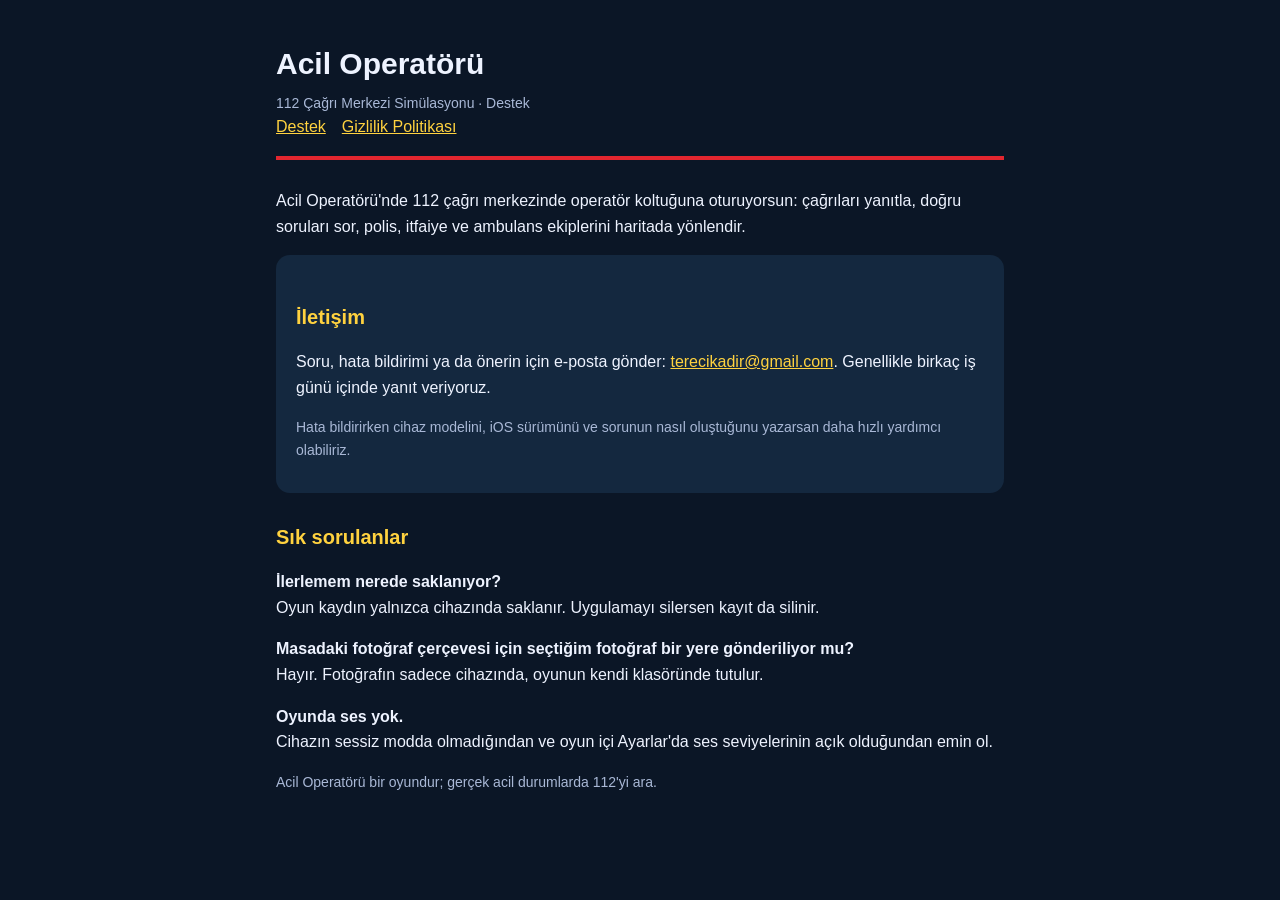
<file: index.html>
<!doctype html><html lang="tr"><head><meta charset="utf-8"><meta name="viewport" content="width=device-width,initial-scale=1"><title>Acil Operatörü – Destek</title><link rel="stylesheet" href="style.css"></head><body><main>
<header><h1>Acil Operatörü</h1><div class="muted">112 Çağrı Merkezi Simülasyonu · Destek</div><nav><a href="./">Destek</a><a href="privacy.html">Gizlilik Politikası</a></nav></header>
<p>Acil Operatörü'nde 112 çağrı merkezinde operatör koltuğuna oturuyorsun: çağrıları yanıtla, doğru soruları sor, polis, itfaiye ve ambulans ekiplerini haritada yönlendir.</p>
<div class="card"><h2>İletişim</h2><p>Soru, hata bildirimi ya da önerin için e-posta gönder: <a href="mailto:terecikadir@gmail.com">terecikadir@gmail.com</a>. Genellikle birkaç iş günü içinde yanıt veriyoruz.</p><p class="muted">Hata bildirirken cihaz modelini, iOS sürümünü ve sorunun nasıl oluştuğunu yazarsan daha hızlı yardımcı olabiliriz.</p></div>
<h2>Sık sorulanlar</h2>
<p><b>İlerlemem nerede saklanıyor?</b><br>Oyun kaydın yalnızca cihazında saklanır. Uygulamayı silersen kayıt da silinir.</p>
<p><b>Masadaki fotoğraf çerçevesi için seçtiğim fotoğraf bir yere gönderiliyor mu?</b><br>Hayır. Fotoğrafın sadece cihazında, oyunun kendi klasöründe tutulur.</p>
<p><b>Oyunda ses yok.</b><br>Cihazın sessiz modda olmadığından ve oyun içi Ayarlar'da ses seviyelerinin açık olduğundan emin ol.</p>
<p class="muted">Acil Operatörü bir oyundur; gerçek acil durumlarda 112'yi ara.</p>
</main></body></html>
</file>
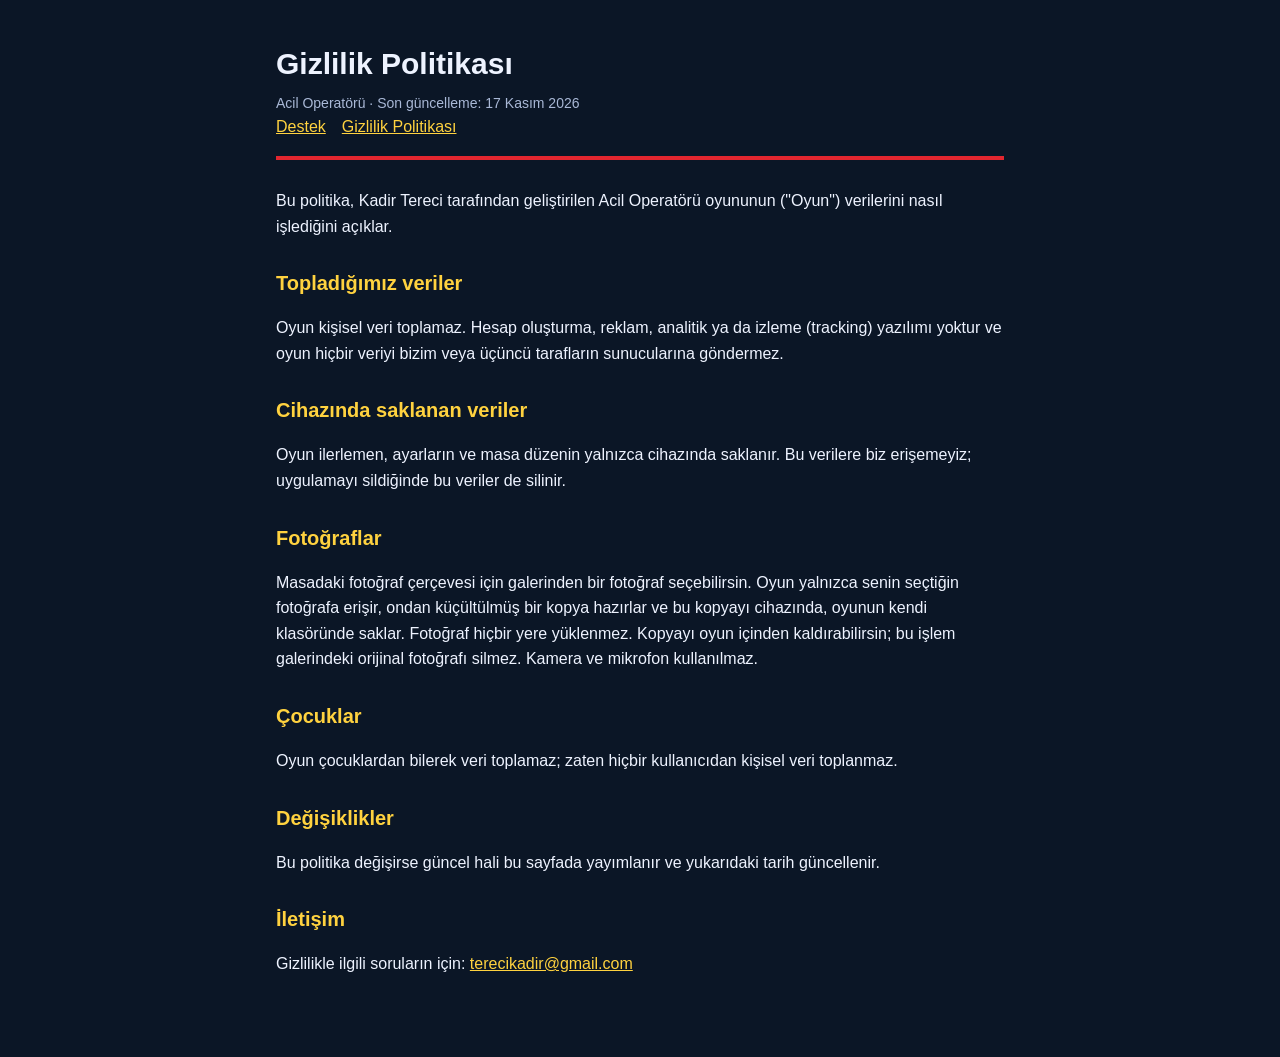
<file: privacy.html>
<!doctype html><html lang="tr"><head><meta charset="utf-8"><meta name="viewport" content="width=device-width,initial-scale=1"><title>Acil Operatörü – Gizlilik Politikası</title><link rel="stylesheet" href="style.css"></head><body><main>
<header><h1>Gizlilik Politikası</h1><div class="muted">Acil Operatörü · Son güncelleme: 17 Kasım 2026</div><nav><a href="./">Destek</a><a href="privacy.html">Gizlilik Politikası</a></nav></header>
<p>Bu politika, Kadir Tereci tarafından geliştirilen Acil Operatörü oyununun ("Oyun") verilerini nasıl işlediğini açıklar.</p>
<h2>Topladığımız veriler</h2><p>Oyun kişisel veri toplamaz. Hesap oluşturma, reklam, analitik ya da izleme (tracking) yazılımı yoktur ve oyun hiçbir veriyi bizim veya üçüncü tarafların sunucularına göndermez.</p>
<h2>Cihazında saklanan veriler</h2><p>Oyun ilerlemen, ayarların ve masa düzenin yalnızca cihazında saklanır. Bu verilere biz erişemeyiz; uygulamayı sildiğinde bu veriler de silinir.</p>
<h2>Fotoğraflar</h2><p>Masadaki fotoğraf çerçevesi için galerinden bir fotoğraf seçebilirsin. Oyun yalnızca senin seçtiğin fotoğrafa erişir, ondan küçültülmüş bir kopya hazırlar ve bu kopyayı cihazında, oyunun kendi klasöründe saklar. Fotoğraf hiçbir yere yüklenmez. Kopyayı oyun içinden kaldırabilirsin; bu işlem galerindeki orijinal fotoğrafı silmez. Kamera ve mikrofon kullanılmaz.</p>
<h2>Çocuklar</h2><p>Oyun çocuklardan bilerek veri toplamaz; zaten hiçbir kullanıcıdan kişisel veri toplanmaz.</p>
<h2>Değişiklikler</h2><p>Bu politika değişirse güncel hali bu sayfada yayımlanır ve yukarıdaki tarih güncellenir.</p>
<h2>İletişim</h2><p>Gizlilikle ilgili soruların için: <a href="mailto:terecikadir@gmail.com">terecikadir@gmail.com</a></p>
</main></body></html>
</file>
<file: style.css>
:root{--bg:#0b1626;--card:#14283f;--ink:#eef3ff;--muted:#a9b8d6;--accent:#ffd23f;--red:#e3262f}
*{box-sizing:border-box}body{margin:0;background:var(--bg);color:var(--ink);font:16px/1.6 -apple-system,BlinkMacSystemFont,"Segoe UI",Roboto,sans-serif}
main{max-width:760px;margin:0 auto;padding:40px 16px 64px}header{border-bottom:4px solid var(--red);margin-bottom:28px;padding-bottom:16px}
h1{font-size:30px;margin:0 0 4px}h2{font-size:20px;margin:28px 0 8px;color:var(--accent)}p,li{color:var(--ink)}.muted{color:var(--muted);font-size:14px}
a{color:var(--accent)}.card{background:var(--card);border-radius:14px;padding:18px 20px;margin:16px 0}nav a{margin-right:16px}
</file>
